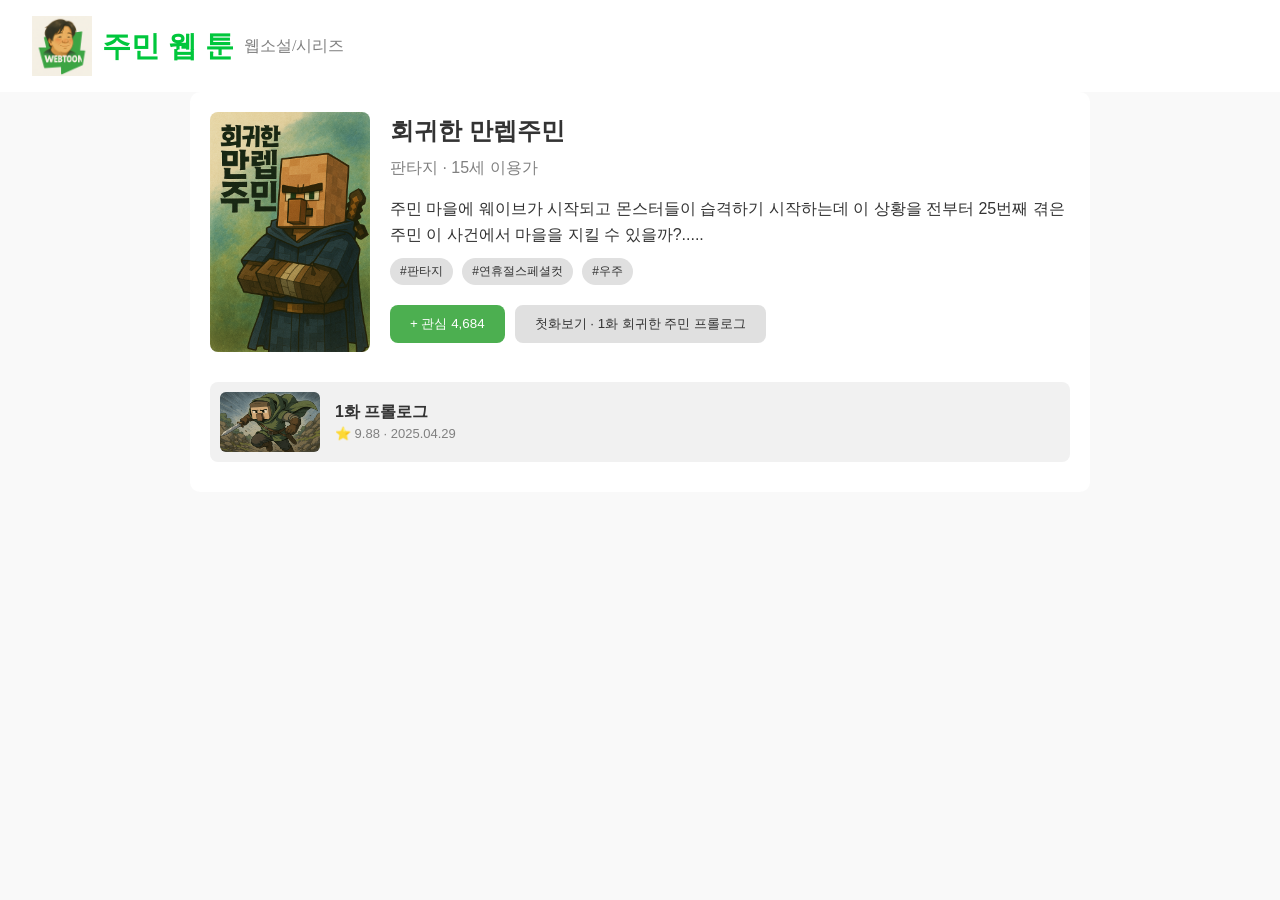
<file: webtoon1.html>
<!DOCTYPE html>
<html lang="ko">
<head>
  <meta charset="UTF-8" />
  <meta name="viewport" content="width=device-width, initial-scale=1.0" />
  <title>회귀한 만렙 주민</title>
  <link rel="stylesheet" href="css/webtoon.css">
</head>
<body>
    <header>
    <div class="logo">
        <img id="webtoonlogo" src="image/logo.png" width ="60" onclick="webtoonlogo()">
        <span id="webtoonlogo" onclick="webtoonlogo()"> 주민 웹 툰</span>
        <a style="color: gray; font-family: 'Noto Sans KR';">웹소설/시리즈</a>
    </div>
</header>
  <div class="container">
    <div class="header">
      <img src="image/sample1.png" class="img" />
      <div class="info">
        <div class="title">회귀한 만렙주민</div>
        <div class="author">판타지 · 15세 이용가</div>
        <div class="desc">
          주민 마을에 웨이브가 시작되고 몬스터들이 습격하기 시작하는데 이 상황을 전부터 25번째 겪은 주민
          이 사건에서 마을을 지킬 수 있을까?.....
        </div>
        <div class="tags">
          <span class="tag">#판타지</span>
          <span class="tag">#연휴절스페셜컷</span>
          <span class="tag">#우주</span>
        </div>
        <div class="buttons">
          <button class="btn">+ 관심 4,684</button>
          <button class="btn secondary">첫화보기 · 1화 회귀한 주민 프롤로그</button>
        </div>
      </div>
    </div>

    <div class="episode-list">
      <div class="episode">
        <img class="ep-thumbnail" src="image/thumbnail.png">
        <div class="ep-info">
          <div class="ep-title">1화 프롤로그</div>
          <div class="ep-date">⭐ 9.88 · 2025.04.29</div>
        </div>
      </div>
    </div>
  </div>
  <script src="js/main.js"></script>
</body>
</html>
</file>
<file: css/webtoon.css>
*{
    margin: 0;
    padding: 0;
    box-sizing: border-box;
   }
   body {
    font-family: 'Noto Sans KR', sans-serif;
  line-height: 1.6;
  background-color: #f9f9f9;
  color: #333;
    }
    header {
        background-color: #ffffff;
        padding: 16px 32px;
        display: flex;
        justify-content: space-between;
        align-items: center;
        color: #000;
      }
      
      .logo {
        display: flex;
        align-items: center;
        gap: 10px;
      }
      
      .logo img {
        width: 60px;
        height: auto;
        cursor: pointer;
      }
      
      .logo span {
        font-size: 28.8px;
        font-weight: bold;
        color: #00c73c;
        cursor: pointer;
      }
      
    .container {
      max-width: 900px;
      margin: auto;
      background: #fff;
      padding: 20px;
      border-radius: 10px;
    }
    .header {
      display: flex;
      gap: 20px;
    }
    .img {
      width: 160px;
      border-radius: 8px;
    }
    .info {
      flex-grow: 1;;
    }
    .title {
      font-size: 24px;
      font-weight: bold;
    }
    .author {
      margin-top: 5px;
      color: gray;
    }
    .desc {
      margin-top: 15px;
      line-height: 1.6;
    }
    .tags {
      margin-top: 10px;
    }
    .tag {
      background-color: #e0e0e0;
      display: inline-block;
      padding: 4px 10px;
      margin-right: 5px;
      border-radius: 20px;
      font-size: 12px;
    }
    .buttons {
      margin-top: 20px;
      display: flex;
      gap: 10px;
    }
    .btn {
      background-color: #4caf50;
      color: white;
      padding: 10px 20px;
      border-radius: 8px;
      border: none;
      cursor: pointer;
    }
    .btn.secondary {
      background-color: #e0e0e0;
      color: #333;
    }
    .episode-list {
      margin-top: 30px;
    }
    .episode {
      display: flex;
      align-items: center;
      background: #f1f1f1;
      padding: 10px;
      border-radius: 8px;
      margin-bottom: 10px;
      cursor: pointer;
    }
    .ep-thumbnail {
      width: 100px;
      height: 60px;
      background-color: #ddd;
      margin-right: 15px;
      border-radius: 6px;
    }
    .ep-info {
      flex-grow: 1;
    }
    .ep-title {
      font-weight: bold;
    }
    .ep-date {
      font-size: 13px;
      color: gray;
    }
</file>
